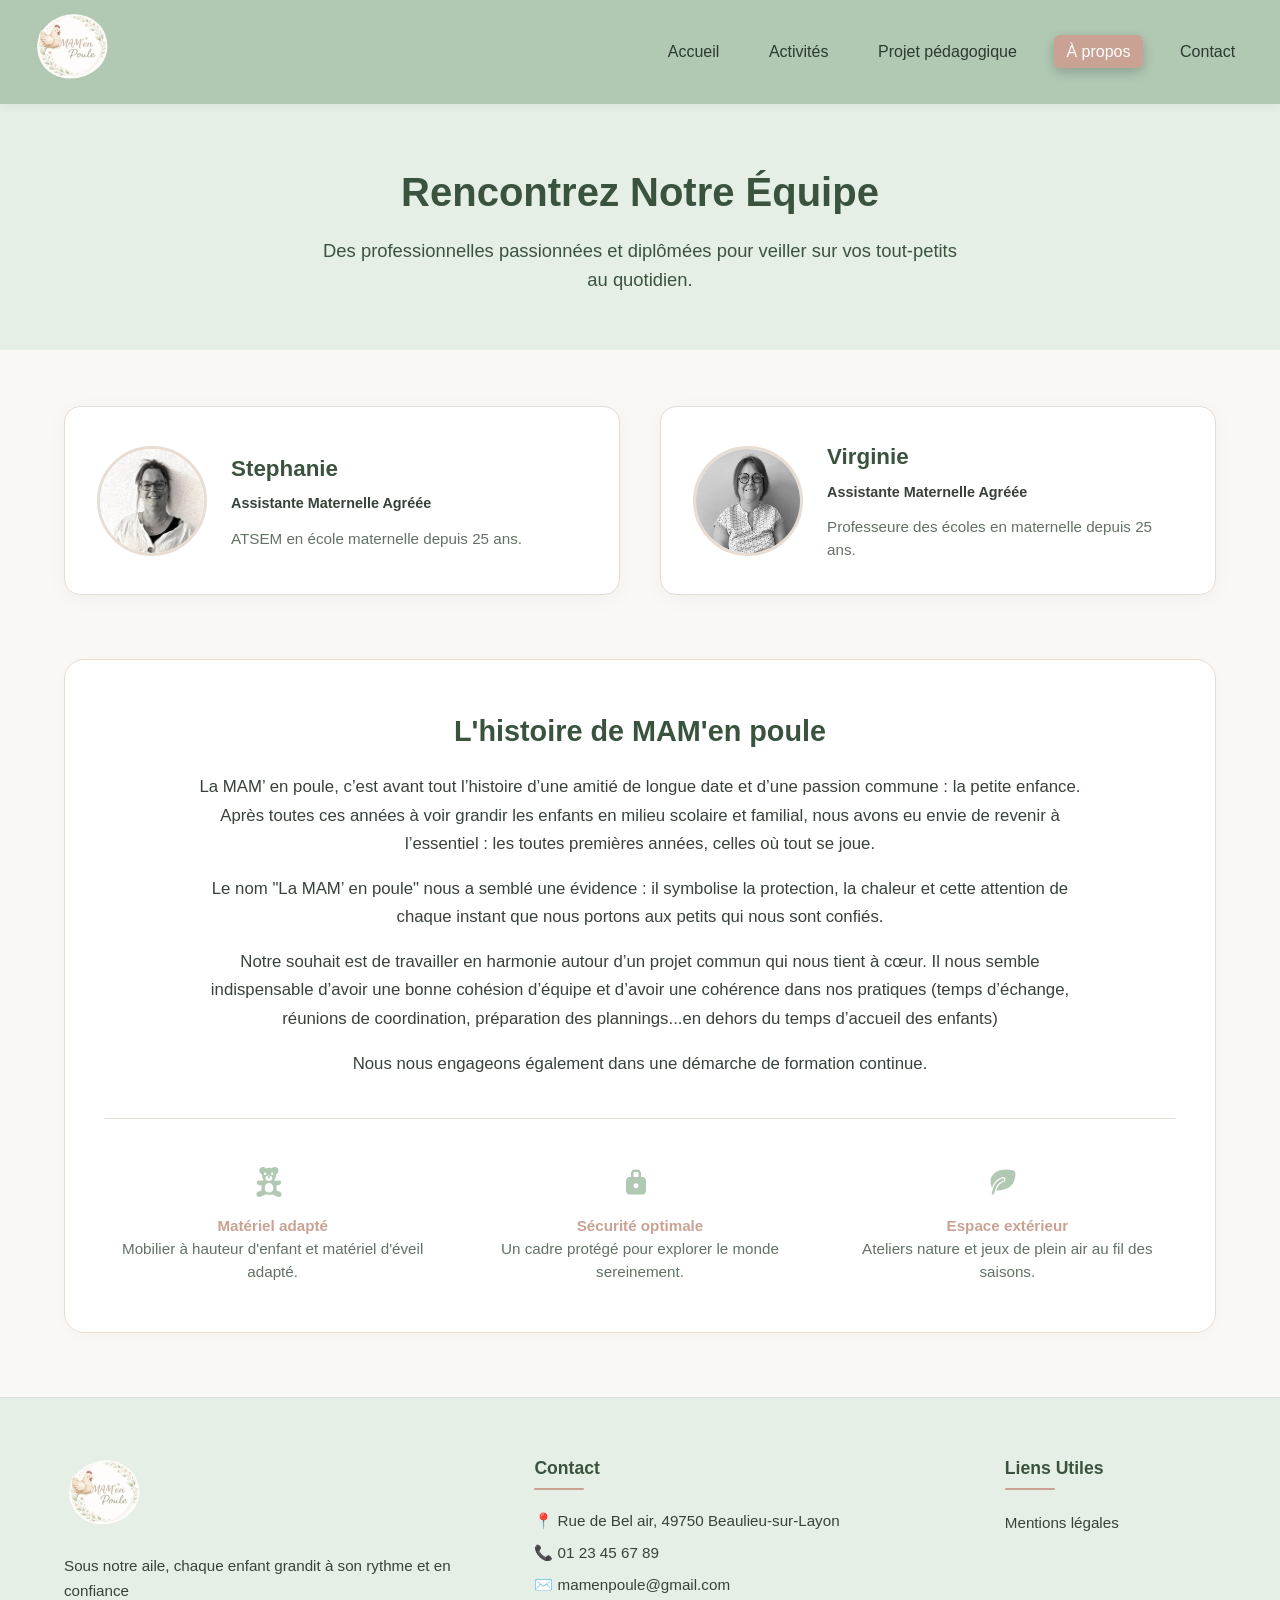
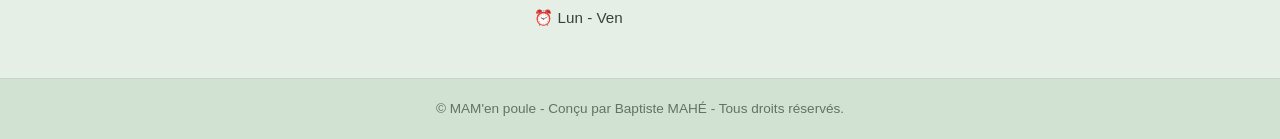
<file: a-propos.html>
<!DOCTYPE html>
<html lang="fr">
<head>
    <meta charset="UTF-8">
    <meta name="viewport" content="width=device-width, initial-scale=1.0">
    <meta name="robots" content="noindex, nofollow"> <!-- à retirer pour rendre le site visible -->
    <title>À propos - MAM'en poule</title>
    <link rel="stylesheet" href="style.css">
</head>
<body>

    <!-- BANDEAU DE NAVIGATION -->
    <header class="navbar">
        <a href="index.html" class="logo"><img src="images/logo.png" alt="Logo MAM'en poule"></a>
        
        <nav>
            <ul class="nav-links">
                <li><a href="index.html">Accueil</a></li>
                <li><a href="activites.html">Activités</a></li>
                <li><a href="projet.html">Projet pédagogique</a></li>
                <li><a href="a-propos.html" class="active">À propos</a></li>
                <li><a href="contact.html">Contact</a></li>
            </ul>
        </nav>
    </header>

    <!-- EN-TÊTE DE LA PAGE -->
    <section class="page-header">
        <h1>Rencontrez Notre Équipe</h1>
        <p>Des professionnelles passionnées et diplômées pour veiller sur vos tout-petits au quotidien.</p>
    </section>

    <main class="content-container">

        <!-- PRÉSENTATION DE L'ÉQUIPE (PORTRAITS) -->
        <section class="team-section">
            <div class="team-grid">

                <!-- Assistante 1 -->
                <article class="team-card">
                    <div class="team-avatar">
                        <img src="images/Stephanie.jpg" alt="Photo">
                    </div>
                    <div class="team-info">
                        <h2>Stephanie</h2>
                        <span class="team-role">Assistante Maternelle Agréée</span>
                        <p>ATSEM en école maternelle depuis 25 ans.</p>
                    </div>
                </article>

                <!-- Assistante 2 -->
                <article class="team-card">
                    <div class="team-avatar">
                        <img src="images/Virginie.jpg" alt="Photo">
                    </div>
                    <div class="team-info">
                        <h2>Virginie</h2>
                        <span class="team-role">Assistante Maternelle Agréée</span>
                        <p>Professeure des écoles en maternelle depuis 25 ans.</p>
                    </div>
                </article>

            </div>
        </section>

        <!-- TEXTE COMPLÉMENTAIRE / PRÉSENTATION DU LIEU -->
        <section class="about-extra">
            <div class="extra-content">
                <h2>L'histoire de MAM'en poule</h2>
                <p>La MAM’ en poule, c’est avant tout l’histoire d’une amitié de longue date et d’une passion commune : la petite enfance.
                Après toutes ces années à voir grandir les enfants en milieu scolaire et familial, nous avons eu envie de revenir à l’essentiel : les toutes premières années, celles où tout se joue.</p>
                <p>Le nom "La MAM’ en poule" nous a semblé une évidence : il symbolise la protection, la chaleur et cette attention de chaque instant que nous portons aux petits qui nous sont confiés.</p> 
                <p>Notre souhait est de travailler en harmonie autour d’un projet commun qui nous tient à cœur. Il nous semble indispensable d’avoir une bonne cohésion d’équipe et d’avoir une cohérence dans nos pratiques (temps d’échange, réunions de coordination, préparation des plannings...en dehors du temps d’accueil des enfants)</p> 
                <p>Nous nous engageons également dans une démarche de formation continue. </p>
                
                <div class="extra-highlights">
                    <div class="highlight-item">
                        <span><img class="icon" src="images/icones/peluche.svg" alt="Matériel adapté"></span>
                        <p><strong>Matériel adapté</strong><br>Mobilier à hauteur d'enfant et matériel d'éveil adapté.</p>
                    </div>
                    <div class="highlight-item">
                        <span><img class="icon" src="images/icones/cadenas.svg" alt="Sécurité optimale"></span>
                        <p><strong>Sécurité optimale</strong><br>Un cadre protégé pour explorer le monde sereinement.</p>
                    </div>
                    <div class="highlight-item">
                        <span><img class="icon" src="images/icones/feuille.svg" alt="Espace extérieur"></span>
                        <p><strong>Espace extérieur</strong><br>Ateliers nature et jeux de plein air au fil des saisons.</p>
                    </div>
                </div>
            </div>
        </section>

    </main>

    <footer class="site-footer">
        <div class="footer-container">

            <div class="footer-col">
                <a href="index.html" class="logo footer-logo"><img src="images/logo.png" alt="Logo MAM'en poule"></a>
                <p>Sous notre aile, chaque enfant grandit à son rythme et en confiance </p>
            </div>

            <div class="footer-col">
                <h4>Contact</h4>
                <ul class="footer-contact">
                    <li>📍 Rue de Bel air, 49750 Beaulieu-sur-Layon</li>
                    <li>📞 01 23 45 67 89</li>
                    <li>✉️ mamenpoule@gmail.com</li>
                    <li>⏰ Lun - Ven</li>
                </ul>
            </div>

            <div class="footer-col">
                <h4>Liens Utiles</h4>
                <ul class="footer-links">
                    <li><a href="mentions-legales.html">Mentions légales</a></li>
                </ul>
            </div>

        </div>

        <div class="footer-bottom">
            <p>&copy; MAM'en poule - Conçu par Baptiste MAHÉ - Tous droits réservés.</p>
        </div>
    </footer>

</body>
</html>
</file>
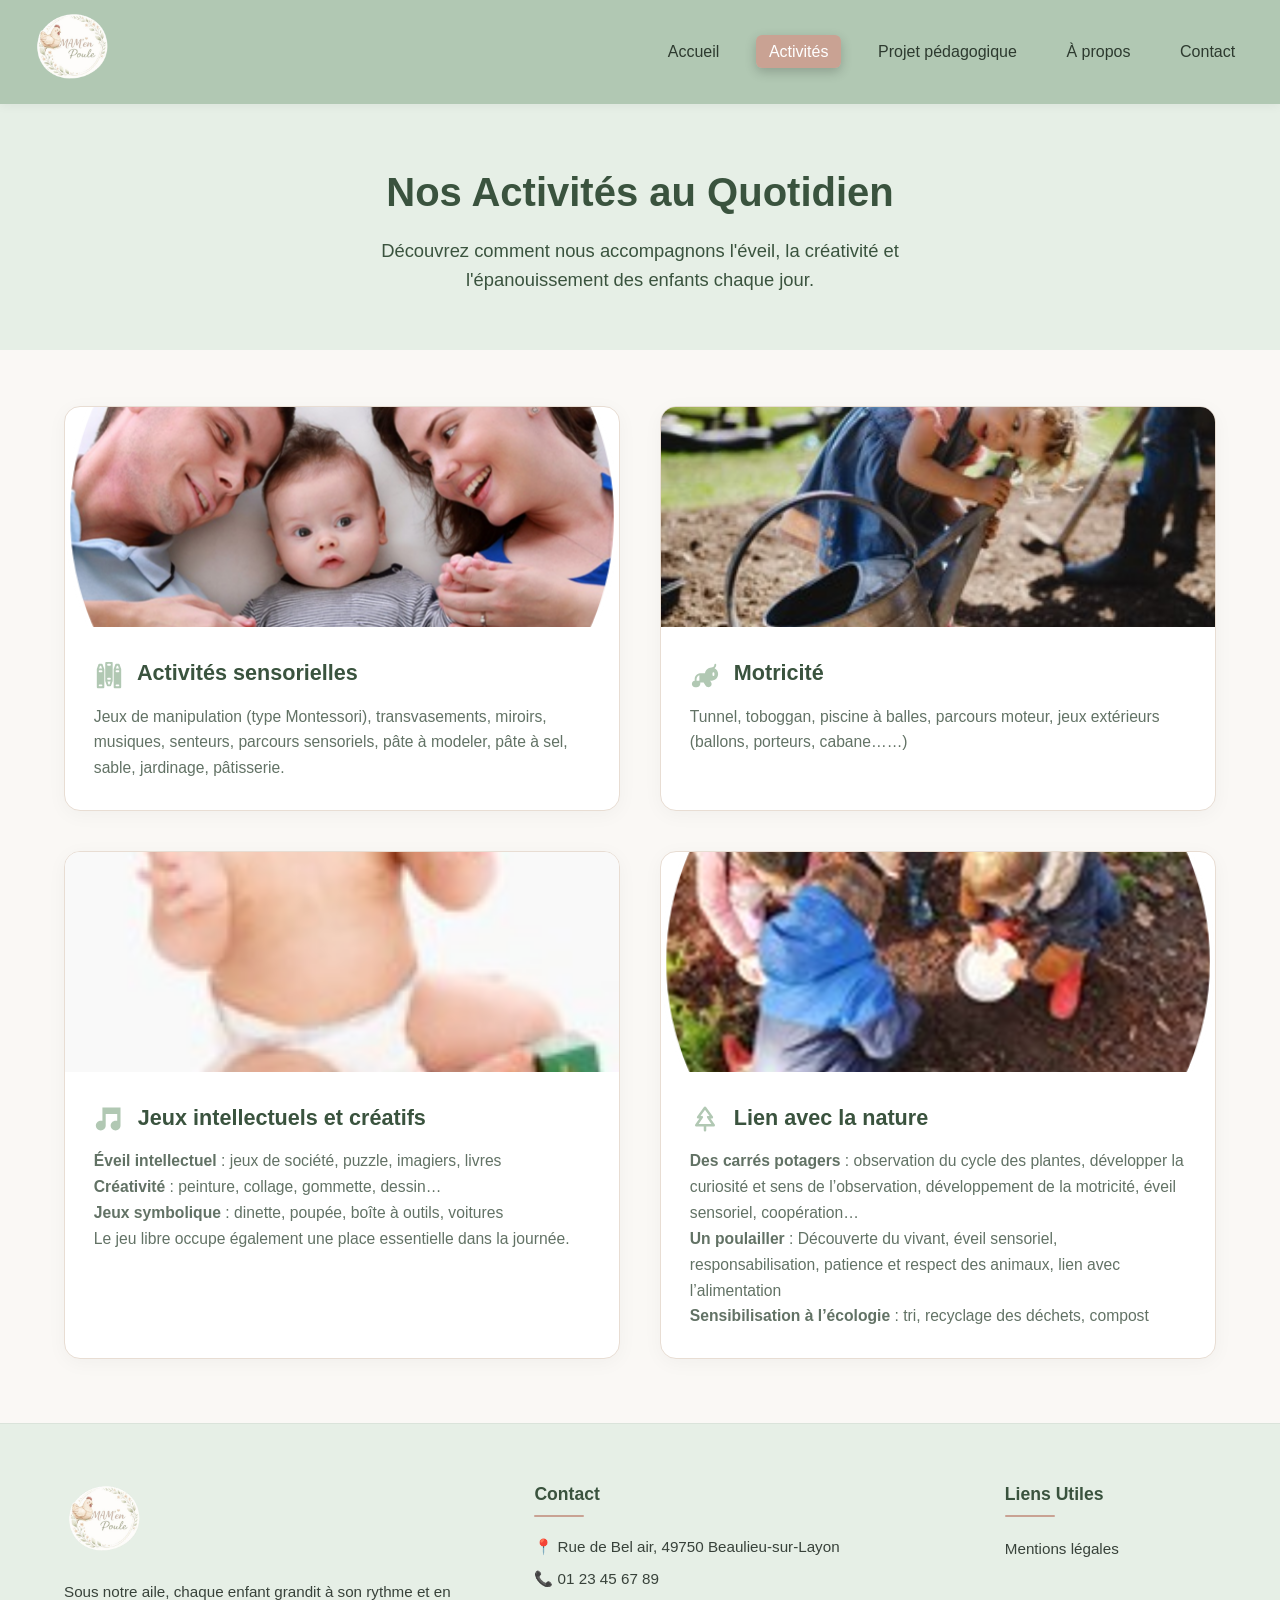
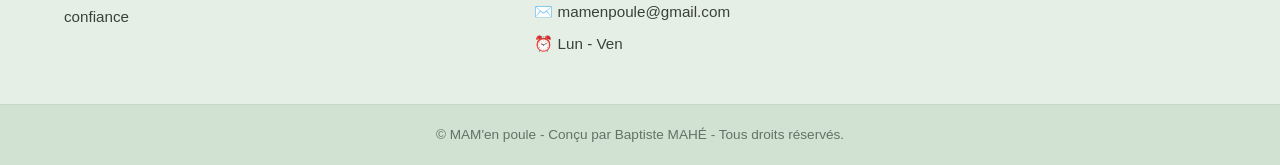
<file: activites.html>
<!DOCTYPE html>
<html lang="fr">
<head>
    <meta charset="UTF-8">
    <meta name="viewport" content="width=device-width, initial-scale=1.0">
    <meta name="robots" content="noindex, nofollow"> <!-- à retirer pour rendre le site visible -->
    <title>Activités - MAM'en poule</title>
    <link rel="stylesheet" href="style.css">
</head>
<body>

    <header class="navbar">
        <a href="index.html" class="logo"><img src="images/logo.png" alt="Logo MAM'en poule"></a>
        
        <nav>
            <ul class="nav-links">
                <li><a href="index.html">Accueil</a></li>
                <li><a href="activites.html" class="active">Activités</a></li>
                <li><a href="projet.html">Projet pédagogique</a></li>
                <li><a href="a-propos.html">À propos</a></li>
                <li><a href="contact.html">Contact</a></li>
            </ul>
        </nav>
    </header>

    <section class="page-header">
        <h1>Nos Activités au Quotidien</h1>
        <p>Découvrez comment nous accompagnons l'éveil, la créativité et l'épanouissement des enfants chaque jour.</p>
    </section>

    <main class="content-container">
        <div class="activites-grid">

            <!-- Activité 1 -->
            <article class="activity-card">
                <div class="activity-image">
                    <img src="images/creativite.png" alt="Éveil artistique et manuel">
                </div>
                <div class="activity-content">
                    <h2> <img class="icon" src="images/icones/crayons.svg" alt="Activités sensorielles"> Activités sensorielles</h2>
                    <p>Jeux de manipulation (type Montessori), transvasements, miroirs, musiques, senteurs, parcours sensoriels, pâte à modeler, pâte à sel, sable, jardinage, pâtisserie. </p>
                </div>
            </article>

            <!-- Activité 2 -->
            <article class="activity-card">
                <div class="activity-image">
                    <img src="images/motricite.jpg" alt="Motricité libre et jeux">
                </div>
                <div class="activity-content">
                    <h2> <img class="icon" src="images/icones/4pattes.svg" alt="Motricité libre et jeux"> Motricité</h2>
                    <p>Tunnel, toboggan, piscine à balles, parcours moteur, jeux extérieurs (ballons, porteurs, cabane……)</p>
                </div>
            </article>

            <!-- Activité 3 -->
            <article class="activity-card">
                <div class="activity-image">
                    <img src="images/musique.jpg" alt="Musique et contes">
                </div>
                <div class="activity-content">
                    <h2> <img class="icon" src="images/icones/musique.svg" alt="Musique et contes"> Jeux intellectuels et créatifs</h2>
                    <p><strong>Éveil intellectuel</strong> : jeux de société, puzzle, imagiers, livres</p>
                    <p><strong>Créativité</strong> : peinture, collage, gommette, dessin…</p>
                    <p><strong>Jeux symbolique</strong> : dinette, poupée, boîte à outils, voitures</p>
                    <p>Le jeu libre occupe également une place essentielle dans la journée.</p>
                </div>
            </article>

            <!-- Activité 4 -->
            <article class="activity-card">
                <div class="activity-image">
                    <img src="images/nature.png" alt="Sorties et nature">
                </div>
                <div class="activity-content">
                    <h2> <img class="icon" src="images/icones/arbre.svg" alt="Sorties et nature"> Lien avec la nature</h2>
                    <p><strong>Des carrés potagers</strong> : observation du cycle des plantes, développer la curiosité et sens de l’observation, développement de la motricité, éveil sensoriel, coopération…</p>
                    <p><strong>Un poulailler</strong> : Découverte du vivant, éveil sensoriel, responsabilisation, patience et respect des animaux, lien avec l’alimentation</p>
                    <p><strong>Sensibilisation à l’écologie</strong> : tri, recyclage des déchets, compost</p>
                </div>
            </article>

        </div>
    </main>

    <footer class="site-footer">
        <div class="footer-container">

            <div class="footer-col">
                <a href="index.html" class="logo footer-logo"><img src="images/logo.png" alt="Logo MAM'en poule"></a>
                <p>Sous notre aile, chaque enfant grandit à son rythme et en confiance </p>
            </div>

            <div class="footer-col">
                <h4>Contact</h4>
                <ul class="footer-contact">
                    <li>📍 Rue de Bel air, 49750 Beaulieu-sur-Layon</li>
                    <li>📞 01 23 45 67 89</li>
                    <li>✉️ mamenpoule@gmail.com</li>
                    <li>⏰ Lun - Ven</li>
                </ul>
            </div>

            <div class="footer-col">
                <h4>Liens Utiles</h4>
                <ul class="footer-links">
                    <li><a href="mentions-legales.html">Mentions légales</a></li>
                </ul>
            </div>

        </div>

        <div class="footer-bottom">
            <p>&copy; MAM'en poule - Conçu par Baptiste MAHÉ - Tous droits réservés.</p>
        </div>
    </footer>

</body>
</html>
</file>
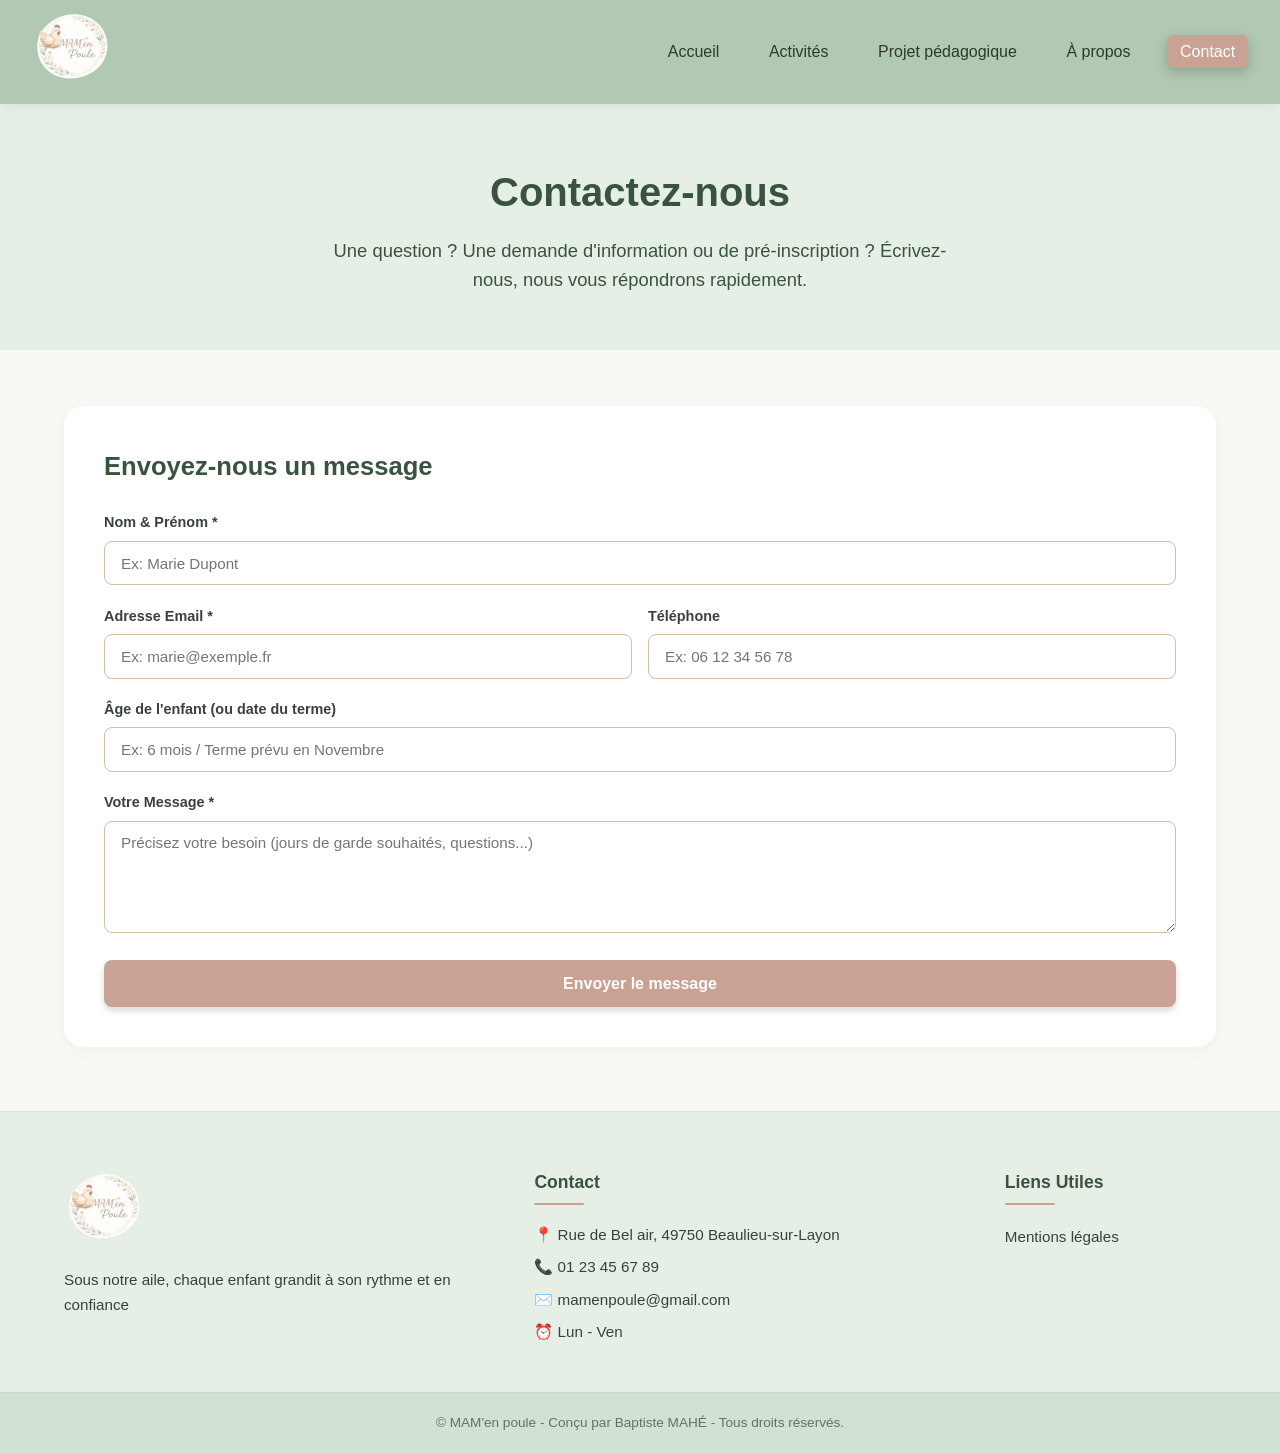
<file: contact.html>
<!DOCTYPE html>
<html lang="fr">
<head>
    <meta charset="UTF-8">
    <meta name="viewport" content="width=device-width, initial-scale=1.0">
    <meta name="robots" content="noindex, nofollow"> <!-- à retirer pour rendre le site visible -->
    <title>Contact & Inscriptions - MAM'en poule</title>
    <link rel="stylesheet" href="style.css">
</head>
<body>

    <!-- BANDEAU DE NAVIGATION -->
    <header class="navbar">
        <a href="index.html" class="logo"><img src="images/logo.png" alt="Logo MAM'en poule"></a>
        
        <nav>
            <ul class="nav-links">
                <li><a href="index.html">Accueil</a></li>
                <li><a href="activites.html">Activités</a></li>
                <li><a href="projet.html">Projet pédagogique</a></li>
                <li><a href="a-propos.html">À propos</a></li>
                <li><a href="contact.html" class="active">Contact</a></li>
            </ul>
        </nav>
    </header>

    <!-- EN-TÊTE DE LA PAGE -->
    <section class="page-header">
        <h1>Contactez-nous</h1>
        <p>Une question ? Une demande d'information ou de pré-inscription ? Écrivez-nous, nous vous répondrons rapidement.</p>
    </section>

    <!-- CONTENU CONTACT (FORMULAIRE + INFOS) -->
    <main class="content-container">
        <div class="contact-wrapper">

            <!-- BLOC FORMULAIRE DE CONTACT -->
            <section class="contact-form-card">
                <h2>Envoyez-nous un message</h2>
                
                <form action="#" method="POST" class="contact-form">
                    <input type="hidden" name="_captcha" value="false">
                    <input type="hidden" name="_next" value="https://example.com/merci.html">
                    <div class="form-group">
                        <label for="name">Nom & Prénom *</label>
                        <input type="text" id="name" name="name" placeholder="Ex: Marie Dupont" required>
                    </div>

                    <div class="form-row">
                        <div class="form-group">
                            <label for="email">Adresse Email *</label>
                            <input type="email" id="email" name="email" placeholder="Ex: marie@exemple.fr" required>
                        </div>
                        <div class="form-group">
                            <label for="phone">Téléphone</label>
                            <input type="tel" id="phone" name="phone" placeholder="Ex: 06 12 34 56 78">
                        </div>
                    </div>

                    <div class="form-group">
                        <label for="child-age">Âge de l'enfant (ou date du terme)</label>
                        <input type="text" id="child-age" name="child-age" placeholder="Ex: 6 mois / Terme prévu en Novembre">
                    </div>

                    <div class="form-group">
                        <label for="message">Votre Message *</label>
                        <textarea id="message" name="message" rows="5" placeholder="Précisez votre besoin (jours de garde souhaités, questions...)" required></textarea>
                    </div>

                    <button type="submit" class="btn-cta btn-submit">Envoyer le message</button>
                </form>
            </section>

        </div>
    </main>

    <footer class="site-footer">
        <div class="footer-container">

            <div class="footer-col">
                <a href="index.html" class="logo footer-logo"><img src="images/logo.png" alt="Logo MAM'en poule"></a>
                <p>Sous notre aile, chaque enfant grandit à son rythme et en confiance </p>
            </div>

            <div class="footer-col">
                <h4>Contact</h4>
                <ul class="footer-contact">
                    <li>📍 Rue de Bel air, 49750 Beaulieu-sur-Layon</li>
                    <li>📞 01 23 45 67 89</li>
                    <li>✉️ mamenpoule@gmail.com</li>
                    <li>⏰ Lun - Ven</li>
                </ul>
            </div>

            <div class="footer-col">
                <h4>Liens Utiles</h4>
                <ul class="footer-links">
                    <li><a href="mentions-legales.html">Mentions légales</a></li>
                </ul>
            </div>

        </div>

        <div class="footer-bottom">
            <p>&copy; MAM'en poule - Conçu par Baptiste MAHÉ - Tous droits réservés.</p>
        </div>
    </footer>

    <div id="thanks-modal" class="modal-overlay">
        <div class="modal-content">
            <button class="modal-close" onclick="closeThanksModal()">&times;</button>
            <img class="icon" src="images/icones/enveloppe.svg" alt="Message envoyé avec succès">
            <h2>Message bien reçu !</h2>
            <p>Merci pour votre intérêt. Nous vous répondrons dans les plus brefs délais.</p>
            <button class="btn-cta" onclick="closeThanksModal()">Fermer</button>
        </div>
    </div>

    <script src="script.js"></script>
</body>
</html>
</file>
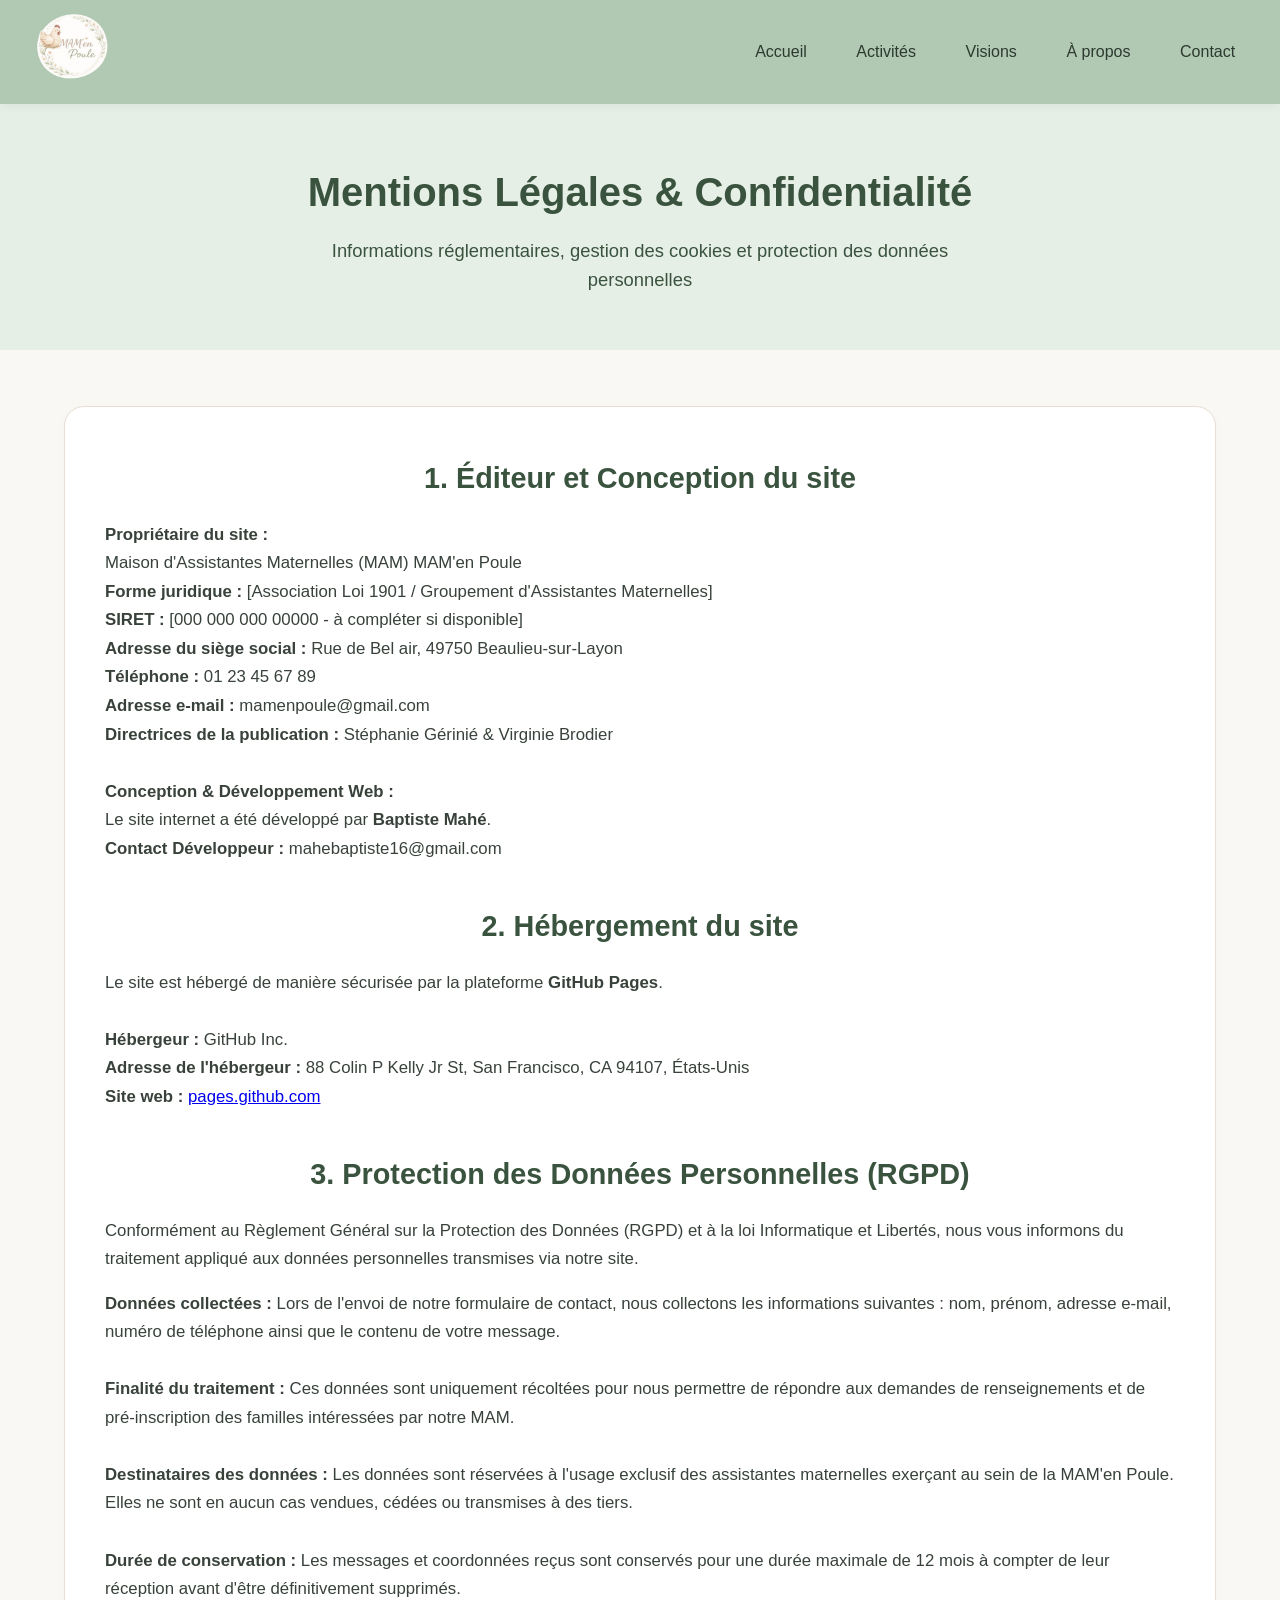
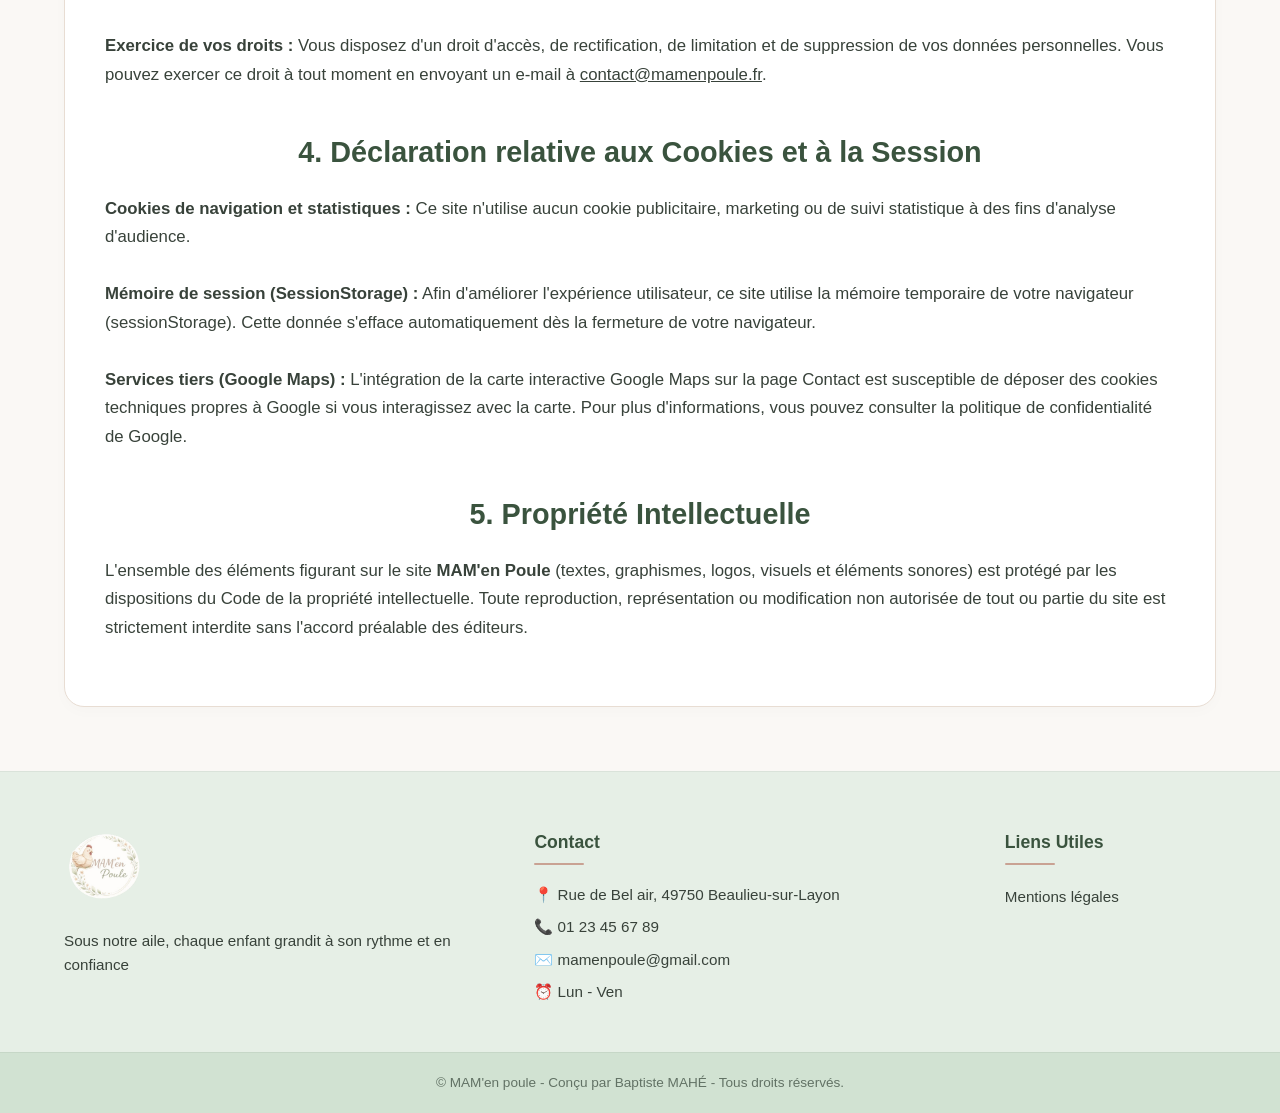
<file: mentions-legales.html>
<!DOCTYPE html>
<html lang="fr">
<head>
    <meta charset="UTF-8">
    <meta name="viewport" content="width=device-width, initial-scale=1.0">
    <title>Mentions Légales & Confidentialité - MAM'en Poule</title>
    <link rel="stylesheet" href="style.css">
</head>
<body>

    <!-- NAVBAR -->
    <header class="navbar">
        <a href="index.html" class="logo">
            <img src="images/logo.png" alt="MAM'en Poule Logo">
        </a>
        <nav>
            <ul class="nav-links">
                <li><a href="index.html">Accueil</a></li>
                <li><a href="activites.html">Activités</a></li>
                <li><a href="visions.html">Visions</a></li>
                <li><a href="a-propos.html">À propos</a></li>
                <li><a href="contact.html">Contact</a></li>
            </ul>
        </nav>
    </header>

    <!-- PAGE HEADER -->
    <section class="page-header">
        <h1>Mentions Légales & Confidentialité</h1>
        <p>Informations réglementaires, gestion des cookies et protection des données personnelles</p>
    </section>

    <!-- CONTENU PRINCIPAL -->
    <main class="content-container">
        <div class="about-extra" style="text-align: left;">
            <div class="extra-content" style="text-align: left;">
                
                <!-- SECTION 1 : MENTIONS LÉGALES -->
                <h2>1. Éditeur et Conception du site</h2>
                <p style="text-align: left; max-width: 100%;">
                    <strong>Propriétaire du site :</strong><br>
                    Maison d'Assistantes Maternelles (MAM) MAM'en Poule<br>
                    <strong>Forme juridique :</strong> [Association Loi 1901 / Groupement d'Assistantes Maternelles]<br>
                    <strong>SIRET :</strong> [000 000 000 00000 - à compléter si disponible]<br>
                    <strong>Adresse du siège social :</strong> Rue de Bel air, 49750 Beaulieu-sur-Layon<br>
                    <strong>Téléphone :</strong> 01 23 45 67 89<br>
                    <strong>Adresse e-mail :</strong> mamenpoule@gmail.com<br>
                    <strong>Directrices de la publication :</strong> Stéphanie Gérinié & Virginie Brodier<br><br>

                    <strong>Conception & Développement Web :</strong><br>
                    Le site internet a été développé par <strong>Baptiste Mahé</strong>.<br>
                    <strong>Contact Développeur :</strong> mahebaptiste16@gmail.com
                </p>

                <h2 style="margin-top: 2.5rem;">2. Hébergement du site</h2>
                <p style="text-align: left; max-width: 100%;">
                    Le site est hébergé de manière sécurisée par la plateforme <strong>GitHub Pages</strong>.<br><br>
                    <strong>Hébergeur :</strong> GitHub Inc.<br>
                    <strong>Adresse de l'hébergeur :</strong> 88 Colin P Kelly Jr St, San Francisco, CA 94107, États-Unis<br>
                    <strong>Site web :</strong> <a href="https://pages.github.com" target="_blank" rel="noopener noreferrer">pages.github.com</a>
                </p>

                <!-- SECTION 2 : RGPD / POLITIQUE DE CONFIDENTIALITÉ -->
                <h2 style="margin-top: 2.5rem;">3. Protection des Données Personnelles (RGPD)</h2>
                <p style="text-align: left; max-width: 100%;">
                    Conformément au Règlement Général sur la Protection des Données (RGPD) et à la loi Informatique et Libertés, nous vous informons du traitement appliqué aux données personnelles transmises via notre site.
                </p>
                <p style="text-align: left; max-width: 100%;">
                    <strong>Données collectées :</strong> Lors de l'envoi de notre formulaire de contact, nous collectons les informations suivantes : nom, prénom, adresse e-mail, numéro de téléphone ainsi que le contenu de votre message.<br><br>
                    <strong>Finalité du traitement :</strong> Ces données sont uniquement récoltées pour nous permettre de répondre aux demandes de renseignements et de pré-inscription des familles intéressées par notre MAM.<br><br>
                    <strong>Destinataires des données :</strong> Les données sont réservées à l'usage exclusif des assistantes maternelles exerçant au sein de la MAM'en Poule. Elles ne sont en aucun cas vendues, cédées ou transmises à des tiers.<br><br>
                    <strong>Durée de conservation :</strong> Les messages et coordonnées reçus sont conservés pour une durée maximale de 12 mois à compter de leur réception avant d'être définitivement supprimés.<br><br>
                    <strong>Exercice de vos droits :</strong> Vous disposez d'un droit d'accès, de rectification, de limitation et de suppression de vos données personnelles. Vous pouvez exercer ce droit à tout moment en envoyant un e-mail à <u>contact@mamenpoule.fr</u>.
                </p>

                <!-- SECTION 3 : COOKIES ET STOCKAGE -->
                <h2 style="margin-top: 2.5rem;">4. Déclaration relative aux Cookies et à la Session</h2>
                <p style="text-align: left; max-width: 100%;">
                    <strong>Cookies de navigation et statistiques :</strong> Ce site n'utilise aucun cookie publicitaire, marketing ou de suivi statistique à des fins d'analyse d'audience.<br><br>
                    <strong>Mémoire de session (SessionStorage) :</strong> Afin d'améliorer l'expérience utilisateur, ce site utilise la mémoire temporaire de votre navigateur (<code>sessionStorage</code>). Cette donnée s'efface automatiquement dès la fermeture de votre navigateur.<br><br>
                    <strong>Services tiers (Google Maps) :</strong> L'intégration de la carte interactive Google Maps sur la page Contact est susceptible de déposer des cookies techniques propres à Google si vous interagissez avec la carte. Pour plus d'informations, vous pouvez consulter la politique de confidentialité de Google.
                </p>

                <!-- SECTION 4 : PROPRIÉTÉ INTELLECTUELLE -->
                <h2 style="margin-top: 2.5rem;">5. Propriété Intellectuelle</h2>
                <p style="text-align: left; max-width: 100%;">
                    L'ensemble des éléments figurant sur le site <strong>MAM'en Poule</strong> (textes, graphismes, logos, visuels et éléments sonores) est protégé par les dispositions du Code de la propriété intellectuelle. Toute reproduction, représentation ou modification non autorisée de tout ou partie du site est strictement interdite sans l'accord préalable des éditeurs.
                </p>

            </div>
        </div>
    </main>

    <!-- FOOTER -->
    <footer class="site-footer">
        <div class="footer-container">

            <div class="footer-col">
                <a href="index.html" class="logo footer-logo"><img src="images/logo.png" alt="Logo MAM'en poule"></a>
                <p>Sous notre aile, chaque enfant grandit à son rythme et en confiance </p>
            </div>

            <div class="footer-col">
                <h4>Contact</h4>
                <ul class="footer-contact">
                    <li>📍 Rue de Bel air, 49750 Beaulieu-sur-Layon</li>
                    <li>📞 01 23 45 67 89</li>
                    <li>✉️ mamenpoule@gmail.com</li>
                    <li>⏰ Lun - Ven</li>
                </ul>
            </div>

            <div class="footer-col">
                <h4>Liens Utiles</h4>
                <ul class="footer-links">
                    <li><a href="mentions-legales.html">Mentions légales</a></li>
                </ul>
            </div>

        </div>

        <div class="footer-bottom">
            <p>&copy; MAM'en poule - Conçu par Baptiste MAHÉ - Tous droits réservés.</p>
        </div>
    </footer>

    <script src="script.js"></script>
</body>
</html>
</file>
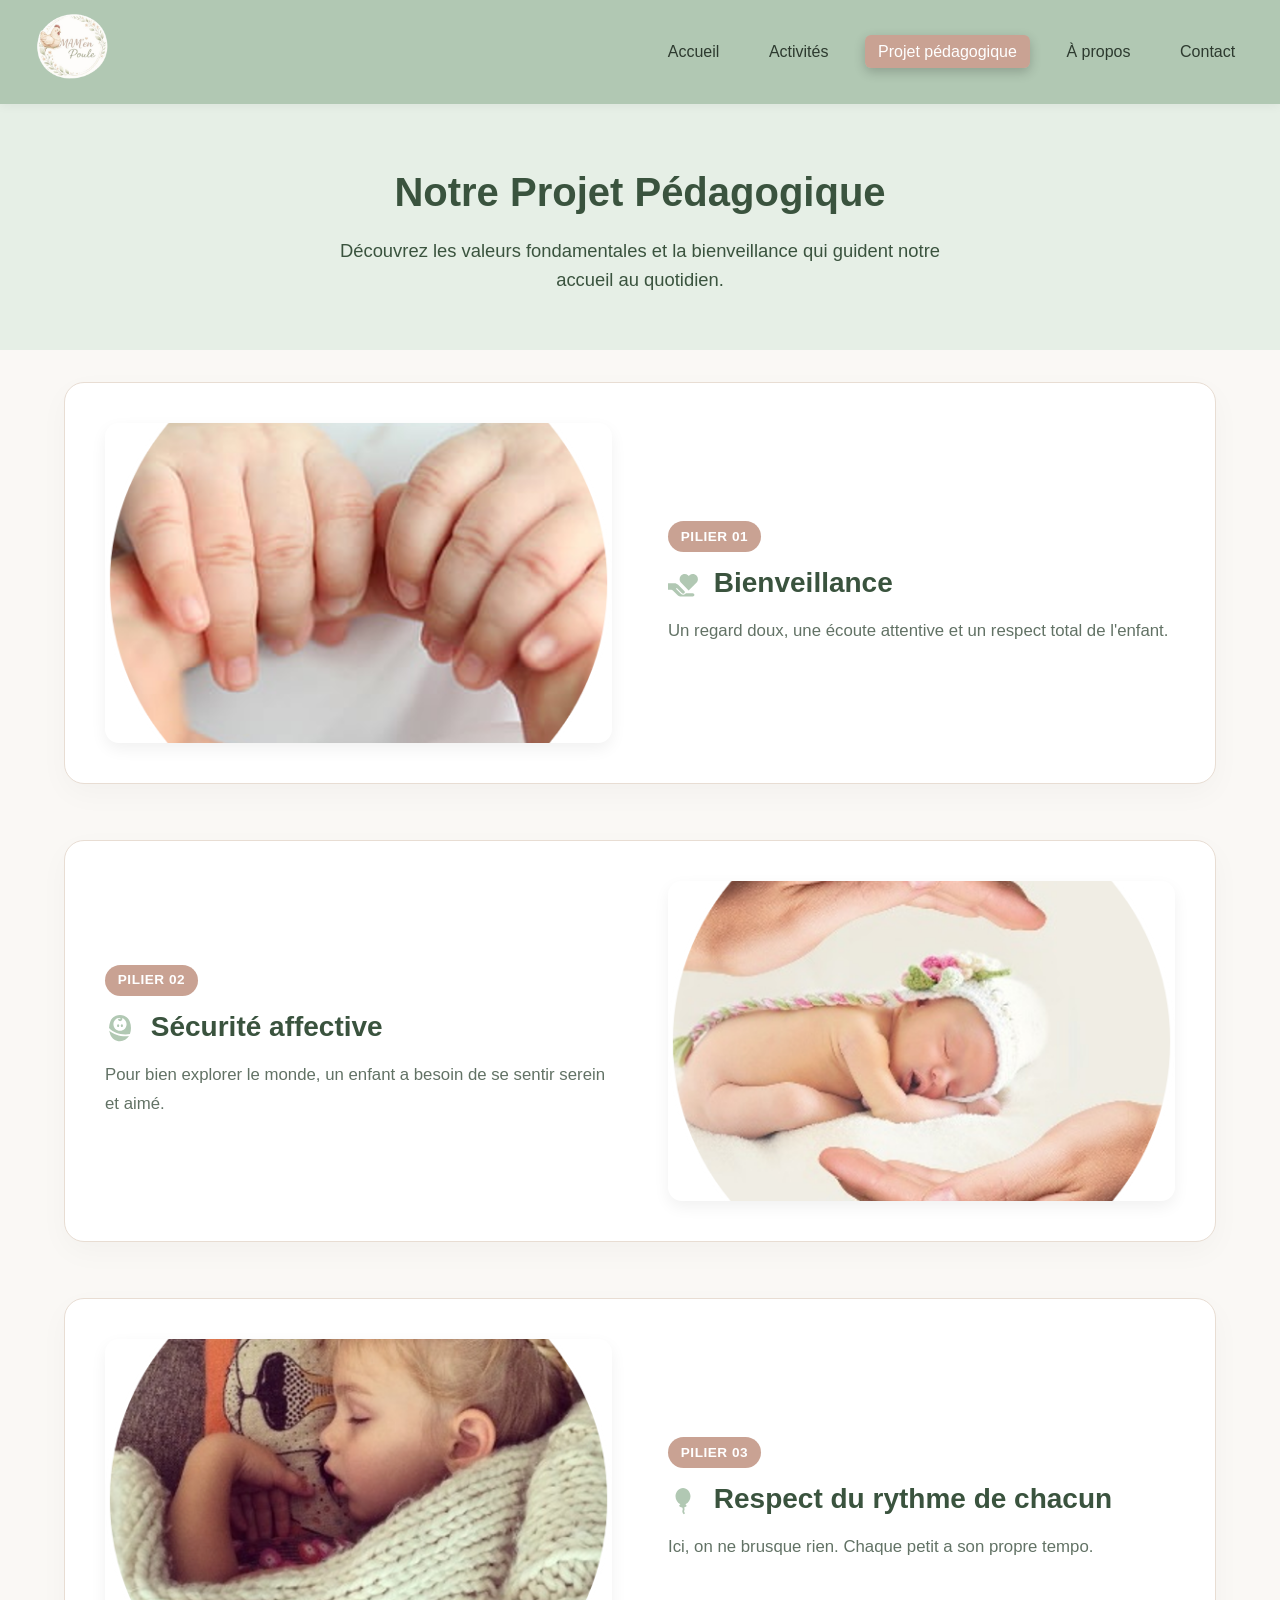
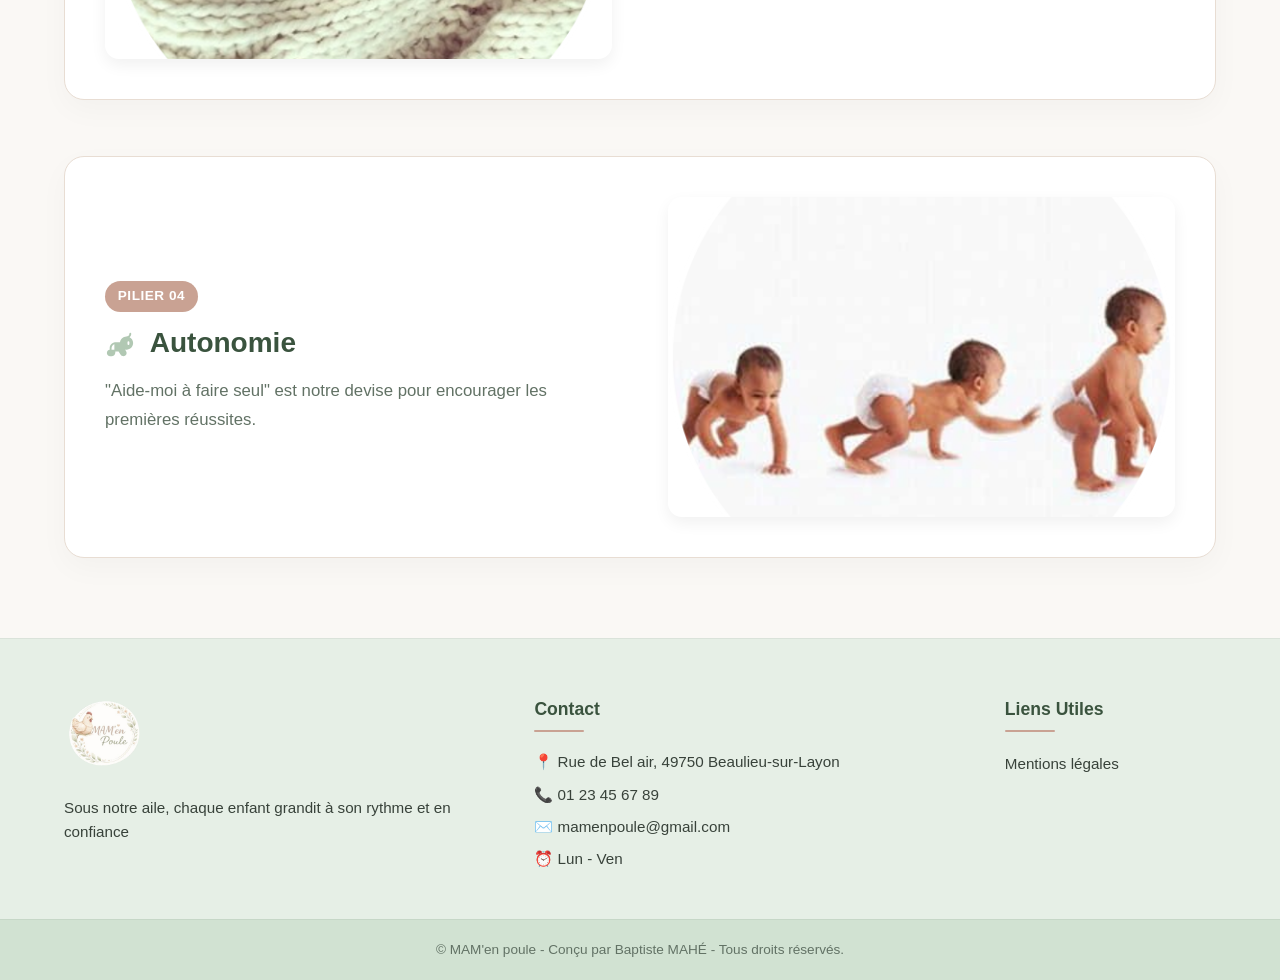
<file: projet.html>
<!DOCTYPE html>
<html lang="fr">
<head>
    <meta charset="UTF-8">
    <meta name="viewport" content="width=device-width, initial-scale=1.0">
    <meta name="robots" content="noindex, nofollow"> <!-- à retirer pour rendre le site visible -->
    <title>Visions & Projet Pédagogique - MAM'en poule</title>
    <link rel="stylesheet" href="style.css">
</head>
<body>

    <header class="navbar">
        <a href="index.html" class="logo"><img src="images/logo.png" alt="Logo MAM'en poule"></a>
        
        <nav>
            <ul class="nav-links">
                <li><a href="index.html">Accueil</a></li>
                <li><a href="activites.html">Activités</a></li>
                <li><a href="projet.html" class="active">Projet pédagogique</a></li>
                <li><a href="a-propos.html">À propos</a></li>
                <li><a href="contact.html">Contact</a></li>
            </ul>
        </nav>
    </header>

    <section class="page-header">
        <h1>Notre Projet Pédagogique</h1>
        <p>Découvrez les valeurs fondamentales et la bienveillance qui guident notre accueil au quotidien.</p>
    </section>

    <!-- SECTION VISIONS EN Z-PATTERN (ZIG-ZAG) -->
    <main class="z-pattern-container">

        <!-- BLOC 1 : Image à GAUCHE, Texte à DROITE -->
        <section class="z-row">
            <div class="z-image">
                <img src="images/bienveillance.png" alt="Bienveillance">
            </div>
            <div class="z-text">
                <span class="z-badge">Pilier 01</span>
                <h2> <img class="icon" src="images/icones/mainCoeur.svg" alt="Bienveillance"> Bienveillance</h2>
                <p>Un regard doux, une écoute attentive et un respect total de l'enfant.</p>
            </div>
        </section>

        <!-- BLOC 2 : Texte à GAUCHE, Image à DROITE (Rangée inversée avec z-row-reverse) -->
        <section class="z-row z-row-reverse">
            <div class="z-image">
                <img src="images/securite.png" alt="Sécurité affective">
            </div>
            <div class="z-text">
                <span class="z-badge">Pilier 02</span>
                <h2> <img class="icon" src="images/icones/bebe.svg" alt="Sécurité affective"> Sécurité affective</h2>
                <p>Pour bien explorer le monde, un enfant a besoin de se sentir serein et aimé.</p>
            </div>
        </section>

        <!-- BLOC 3 : Image à GAUCHE, Texte à DROITE -->
        <section class="z-row">
            <div class="z-image">
                <img src="images/rythme.png" alt="Respect du rythme de chacun">
            </div>
            <div class="z-text">
                <span class="z-badge">Pilier 03</span>
                <h2> <img class="icon" src="images/icones/ballon.svg" alt="Respect du rythme de chacun"> Respect du rythme de chacun</h2>
                <p>Ici, on ne brusque rien. Chaque petit a son propre tempo.</p>
            </div>
        </section>

        <!-- BLOC 4 : Texte à GAUCHE, Image à DROITE (Rangée inversée avec z-row-reverse) -->
        <section class="z-row z-row-reverse">
            <div class="z-image">
                <img src="images/autonomie.png" alt="Autonomie">
            </div>
            <div class="z-text">
                <span class="z-badge">Pilier 04</span>
                <h2> <img class="icon" src="images/icones/4pattes.svg" alt="Autonomie"> Autonomie</h2>
                <p>"Aide-moi à faire seul" est notre devise pour encourager les premières réussites.</p>
            </div>
        </section>

    </main>

    <footer class="site-footer">
        <div class="footer-container">

            <div class="footer-col">
                <a href="index.html" class="logo footer-logo"><img src="images/logo.png" alt="Logo MAM'en poule"></a>
                <p>Sous notre aile, chaque enfant grandit à son rythme et en confiance </p>
            </div>

            <div class="footer-col">
                <h4>Contact</h4>
                <ul class="footer-contact">
                    <li>📍 Rue de Bel air, 49750 Beaulieu-sur-Layon</li>
                    <li>📞 01 23 45 67 89</li>
                    <li>✉️ mamenpoule@gmail.com</li>
                    <li>⏰ Lun - Ven</li>
                </ul>
            </div>

            <div class="footer-col">
                <h4>Liens Utiles</h4>
                <ul class="footer-links">
                    <li><a href="mentions-legales.html">Mentions légales</a></li>
                </ul>
            </div>

        </div>

        <div class="footer-bottom">
            <p>&copy; MAM'en poule - Conçu par Baptiste MAHÉ - Tous droits réservés.</p>
        </div>
    </footer>

</body>
</html>
</file>
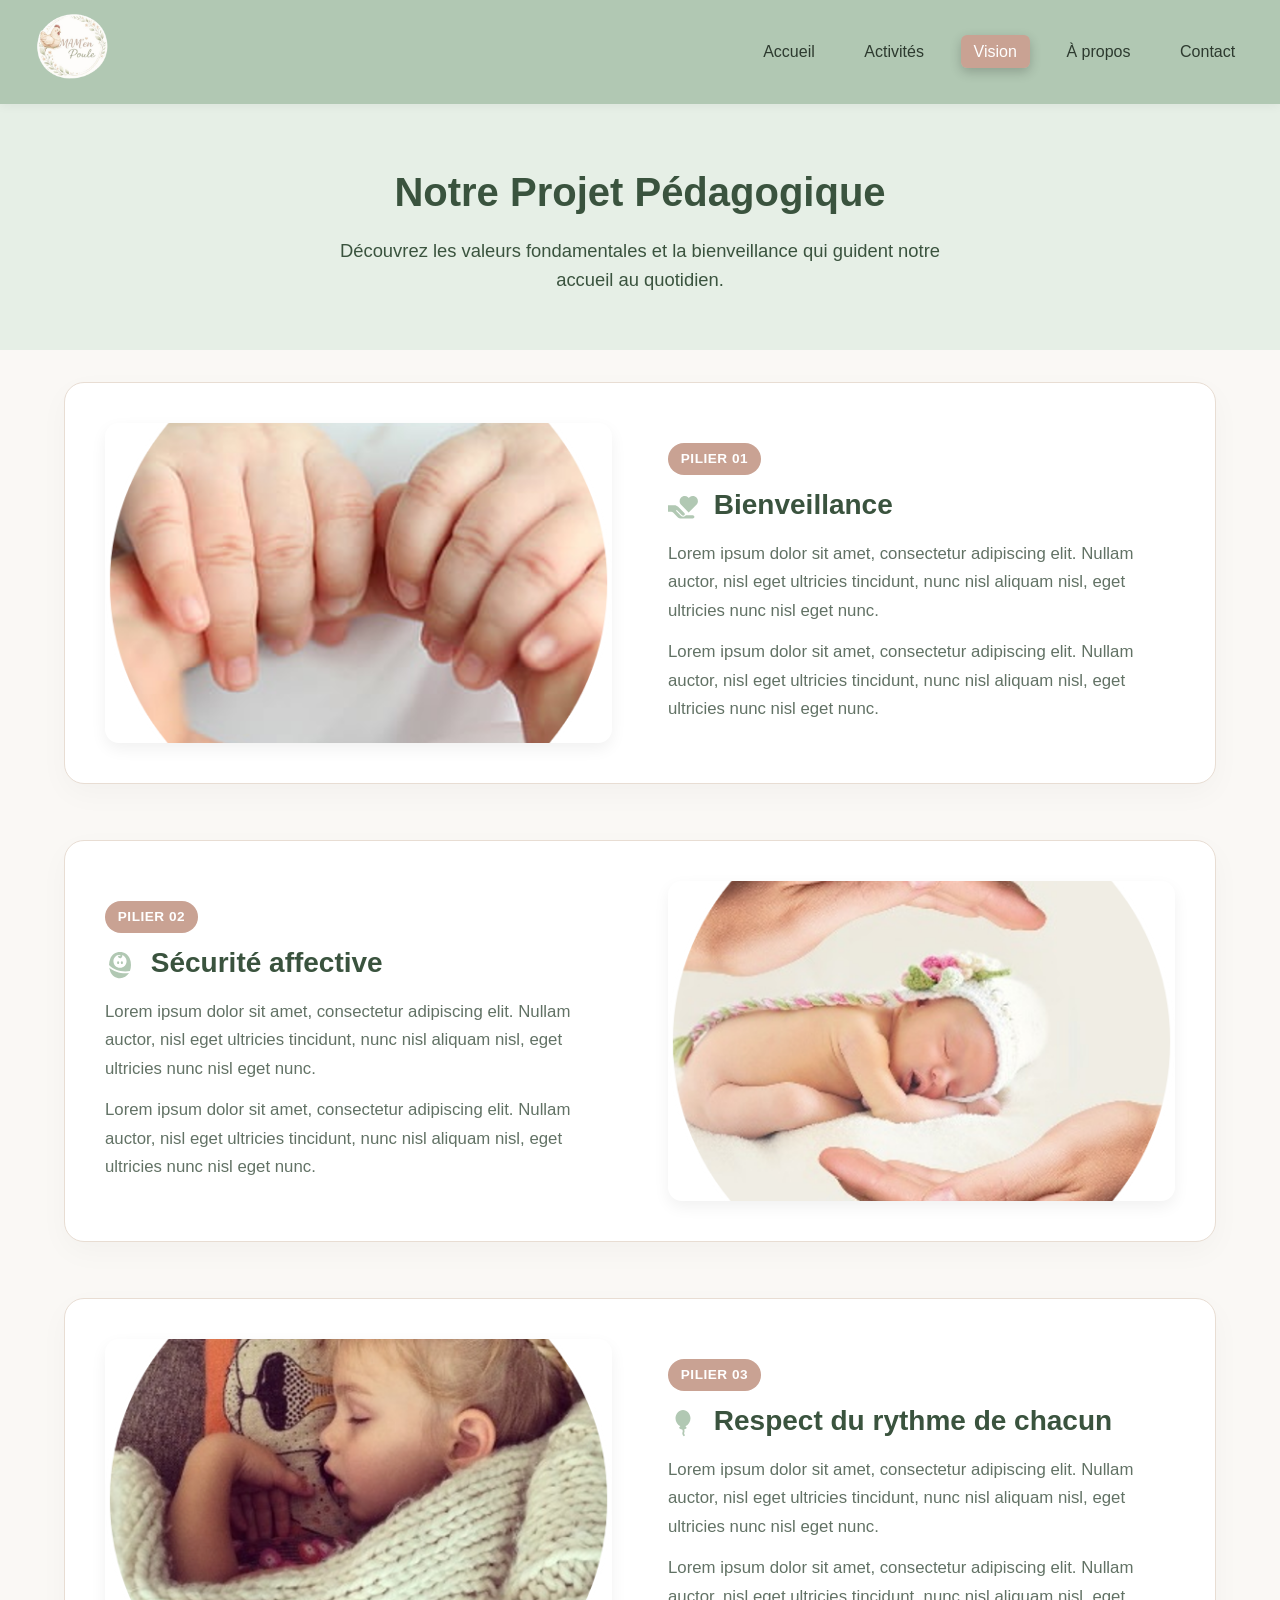
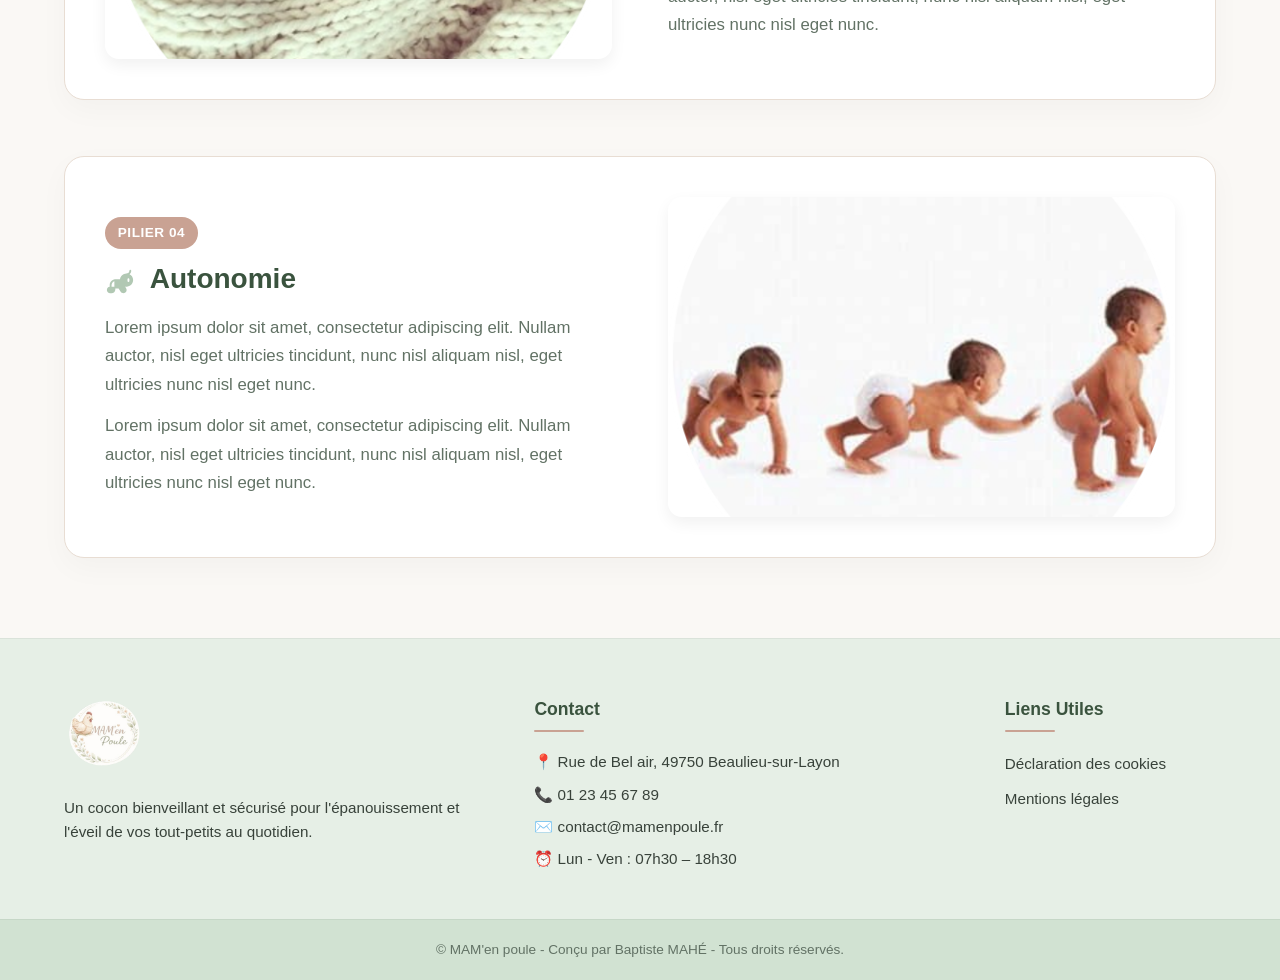
<file: vision.html>
<!DOCTYPE html>
<html lang="fr">
<head>
    <meta charset="UTF-8">
    <meta name="viewport" content="width=device-width, initial-scale=1.0">
    <meta name="robots" content="noindex, nofollow"> <!-- à retirer pour rendre le site visible -->
    <title>Visions & Projet Pédagogique - MAM'en poule</title>
    <link rel="stylesheet" href="style.css">
</head>
<body>

    <header class="navbar">
        <a href="index.html" class="logo"><img src="images/logo.png" alt="Logo MAM'en poule"></a>
        
        <nav>
            <ul class="nav-links">
                <li><a href="index.html">Accueil</a></li>
                <li><a href="activites.html">Activités</a></li>
                <li><a href="vision.html" class="active">Vision</a></li>
                <li><a href="a-propos.html">À propos</a></li>
                <li><a href="contact.html">Contact</a></li>
            </ul>
        </nav>
    </header>

    <section class="page-header">
        <h1>Notre Projet Pédagogique</h1>
        <p>Découvrez les valeurs fondamentales et la bienveillance qui guident notre accueil au quotidien.</p>
    </section>

    <!-- SECTION VISIONS EN Z-PATTERN (ZIG-ZAG) -->
    <main class="z-pattern-container">

        <!-- BLOC 1 : Image à GAUCHE, Texte à DROITE -->
        <section class="z-row">
            <div class="z-image">
                <img src="images/bienveillance.png" alt="Bienveillance">
            </div>
            <div class="z-text">
                <span class="z-badge">Pilier 01</span>
                <h2> <img class="icon" src="images/icones/mainCoeur.svg" alt="Bienveillance"> Bienveillance</h2>
                <p>Lorem ipsum dolor sit amet, consectetur adipiscing elit. Nullam auctor, nisl eget ultricies tincidunt, nunc nisl aliquam nisl, eget ultricies nunc nisl eget nunc.</p>
                <p>Lorem ipsum dolor sit amet, consectetur adipiscing elit. Nullam auctor, nisl eget ultricies tincidunt, nunc nisl aliquam nisl, eget ultricies nunc nisl eget nunc.</p>
            </div>
        </section>

        <!-- BLOC 2 : Texte à GAUCHE, Image à DROITE (Rangée inversée avec z-row-reverse) -->
        <section class="z-row z-row-reverse">
            <div class="z-image">
                <img src="images/securite.png" alt="Sécurité affective">
            </div>
            <div class="z-text">
                <span class="z-badge">Pilier 02</span>
                <h2> <img class="icon" src="images/icones/bebe.svg" alt="Sécurité affective"> Sécurité affective</h2>
                <p>Lorem ipsum dolor sit amet, consectetur adipiscing elit. Nullam auctor, nisl eget ultricies tincidunt, nunc nisl aliquam nisl, eget ultricies nunc nisl eget nunc.</p>
                <p>Lorem ipsum dolor sit amet, consectetur adipiscing elit. Nullam auctor, nisl eget ultricies tincidunt, nunc nisl aliquam nisl, eget ultricies nunc nisl eget nunc.</p>
            </div>
        </section>

        <!-- BLOC 3 : Image à GAUCHE, Texte à DROITE -->
        <section class="z-row">
            <div class="z-image">
                <img src="images/rythme.png" alt="Respect du rythme de chacun">
            </div>
            <div class="z-text">
                <span class="z-badge">Pilier 03</span>
                <h2> <img class="icon" src="images/icones/ballon.svg" alt="Respect du rythme de chacun"> Respect du rythme de chacun</h2>
                <p>Lorem ipsum dolor sit amet, consectetur adipiscing elit. Nullam auctor, nisl eget ultricies tincidunt, nunc nisl aliquam nisl, eget ultricies nunc nisl eget nunc.</p>
                <p>Lorem ipsum dolor sit amet, consectetur adipiscing elit. Nullam auctor, nisl eget ultricies tincidunt, nunc nisl aliquam nisl, eget ultricies nunc nisl eget nunc.</p>
            </div>
        </section>

        <!-- BLOC 4 : Texte à GAUCHE, Image à DROITE (Rangée inversée avec z-row-reverse) -->
        <section class="z-row z-row-reverse">
            <div class="z-image">
                <img src="images/autonomie.png" alt="Autonomie">
            </div>
            <div class="z-text">
                <span class="z-badge">Pilier 04</span>
                <h2> <img class="icon" src="images/icones/4pattes.svg" alt="Autonomie"> Autonomie</h2>
                <p>Lorem ipsum dolor sit amet, consectetur adipiscing elit. Nullam auctor, nisl eget ultricies tincidunt, nunc nisl aliquam nisl, eget ultricies nunc nisl eget nunc.</p>
                <p>Lorem ipsum dolor sit amet, consectetur adipiscing elit. Nullam auctor, nisl eget ultricies tincidunt, nunc nisl aliquam nisl, eget ultricies nunc nisl eget nunc.</p>
            </div>
        </section>

    </main>

    <footer class="site-footer">
        <div class="footer-container">

            <div class="footer-col">
                <a href="index.html" class="logo footer-logo"><img src="images/logo.png" alt="Logo MAM'en poule"></a>
                <p>Un cocon bienveillant et sécurisé pour l'épanouissement et l'éveil de vos tout-petits au quotidien.</p>
            </div>

            <div class="footer-col">
                <h4>Contact</h4>
                <ul class="footer-contact">
                    <li>📍 Rue de Bel air, 49750 Beaulieu-sur-Layon</li>
                    <li>📞 01 23 45 67 89</li>
                    <li>✉️ contact@mamenpoule.fr</li>
                    <li>⏰ Lun - Ven : 07h30 – 18h30</li>
                </ul>
            </div>

            <div class="footer-col">
                <h4>Liens Utiles</h4>
                <ul class="footer-links">
                    <li><a href=#>Déclaration des cookies</a></li>
                    <li><a href=#>Mentions légales</a></li>
                </ul>
            </div>

        </div>

        <div class="footer-bottom">
            <p>&copy; MAM'en poule - Conçu par Baptiste MAHÉ - Tous droits réservés.</p>
        </div>
    </footer>

</body>
</html>
</file>
<file: style.css>
:root {
    --bg: #FAF8F5;
    --navbar-bg: #b1c8b3;
    --text-nav: #2D3A2F;
    --hover-bg: #D1E2D2;
    --header-bg: #E6EFE6;
    --text-header: #3A533E;
    --footer-bg: #E6EFE6;
    --copyright-bg: #D1E2D2;
    --text-color: #38423A;
    --text-hover: #9E826C;
    --text-muted: #627265;
    --title-color: #3A533E;
    --accent-color: #D4BFA9;
    --habillage-color: #E8DDD3;
    --badge-bg: #C9A293;
    --badge-text: #FFFFFF;

}

* {
    margin: 0;
    padding: 0;
    box-sizing: border-box;
    font-family: 'Segoe UI', Tahoma, Geneva, Verdana, sans-serif;
}

body {
    background-color: var(--bg);
    color: var(--text-color);
    line-height: 1.6;
}

/* --- NAVIGATION BAR --- */
.navbar {
    background-color: var(--navbar-bg);
    display: flex;
    justify-content: space-between;
    align-items: center;
    padding: 0.5rem 2rem;
    position: sticky;
    top: 0;
    box-shadow: 0 2px 10px rgba(0, 0, 0, 0.05);
    z-index: 1000;
}

.logo img {
    height: 80px;
}

.nav-links {
    display: flex;
    list-style: none;
    gap: 1.5rem;
}

.nav-links a {
    color: var(--text-nav);
    text-decoration: none;
    font-weight: 500;
    padding: 0.5rem 0.8rem;
    border-radius: 6px;
    transition: all 0.3s ease;
}

.nav-links a:hover {
    color: var(--text-hover);
    background-color: rgba(255, 255, 255, 0.5);
}

.nav-links a.active {
    color: #ffffff;
    background-color: var(--badge-bg);
    box-shadow: 0 4px 12px rgba(0, 0, 0, 0.2);
}

/* --- STYLES DU FOOTER --- */
.site-footer {
    background-color: var(--footer-bg);
    color: var(--text-color);
    padding-top: 3.5rem;
    margin-top: 4rem;
    border-top: 1px solid rgba(0, 0, 0, 0.05);
}

.footer-container {
    max-width: 1200px;
    margin: 0 auto;
    padding: 0 1.5rem 3rem 1.5rem;
    display: grid;
    grid-template-columns: 2fr 2fr 1fr;
    gap: 3rem;
}

.footer-col h4 {
    color: var(--title-color);
    font-size: 1.1rem;
    margin-bottom: 1.2rem;
    position: relative;
}

.footer-col h4::after {
    content: '';
    display: block;
    width: 50px;
    height: 2px;
    background-color: var(--badge-bg);
    margin-top: 0.4rem;
    border-radius: 2px;
}

.footer-logo {
    display: inline-block;
    margin-bottom: 0.8rem;
}

.footer-col p {
    font-size: 0.95rem;
    line-height: 1.6;
}

/* Listes du footer */
.footer-links,
.footer-contact {
    list-style: none;
    padding: 0;
    margin: 0;
    display: flex;
    flex-direction: column;
    gap: 0.6rem;
}

.footer-links a {
    color: var(--text-color);
    text-decoration: none;
    font-size: 0.95rem;
    transition: color 0.2s ease, padding-left 0.2s ease;
}

.footer-links a:hover {
    color: var(--text-hover);
    padding-left: 4px;
}

.footer-contact li {
    font-size: 0.95rem;
    color: var(--text-color);
    line-height: 1.5;
}

/* Bandeau copyright tout en bas */
.footer-bottom {
    background-color: var(--copyright-bg);
    text-align: center;
    padding: 1.2rem 1.5rem;
    font-size: 0.85rem;
    color: var(--text-muted);
    border-top: 1px solid rgba(0, 0, 0, 0.05);
}

/* --- CONTENU DE LA PAGE D'ACCUEIL --- */
.welcome {
    display: flex;
    flex-direction: column;
    align-items: left;
    justify-content: center;
    text-align: left;
    width : 100%;
    aspect-ratio: 16/9;
    padding: 2rem;
    color: #ffffff;
    background: linear-gradient(rgba(0, 0, 0, 0.4), rgba(0, 0, 0, 0.4)), url('images/BackgroundAccueil.jpg');
    background-size: cover;
    background-position: center;
    background-repeat: no-repeat;
    border-radius : 0px 0px 20px 20px;
}

.welcome h1 {
    font-size: 2.5rem;
    margin-bottom: 1rem;
    text-shadow: 0 2px 4px rgba(0, 0, 0, 0.3);
}

.welcome p {
    font-size: 1.2rem;
    max-width: 600px;
    margin-bottom: 2rem;
    color: #f1f5f9;
    text-shadow: 0 1px 3px rgba(0, 0, 0, 0.3);
}

.btn-cta {
    display: inline-block;
    background-color: var(--badge-bg);
    color: var(--badge-text);
    padding: 0.9rem 2rem;
    text-decoration: none;
    border-radius: 8px;
    font-weight: bold;
    font-size: 1rem;
    transition: 0.3s ease, transform 0.2s ease;
    box-shadow: 0 4px 6px rgba(0, 0, 0, 0.15);
}

.btn-cta:hover {
    background-color: var(--badge-bg);
    transform: translateY(-2px);
}

/* --- SECTION PRÉSENTATION DU LIEU (CARROUSEL) --- */
.lieu-section {
    padding: 5rem 0;
    background-color: var(--bg-light);
}

.lieu-wrapper {
    display: grid;
    background-color: #ffffff;
    grid-template-columns: 1.1fr 0.9fr;
    gap: 4rem;
    align-items: center;
    border-radius: 20px;
    box-shadow: 0 10px 30px rgba(0, 0, 0, 0.03);
    border: 1px solid var(--habillage-color);
}

.lieu-carousel-container {
    position: relative;
    margin: 1.5rem;
}

.carousel {
    position: relative;
    border-radius: 20px;
    overflow: hidden;
    box-shadow: 0 12px 30px rgba(0, 0, 0, 0.08);
    height: 380px;
}

.carousel-track {
    position: relative;
    width: 100%;
    height: 100%;
}

.carousel-slide {
    position: absolute;
    top: 0;
    left: 0;
    width: 100%;
    height: 100%;
    opacity: 0;
    transition: opacity 0.5s ease-in-out;
}

.carousel-slide.active {
    opacity: 1;
    z-index: 1;
}

.carousel-slide img {
    width: 100%;
    height: 100%;
    object-fit: cover;
}

.slide-caption {
    position: absolute;
    bottom: 0;
    left: 0;
    right: 0;
    padding: 1rem 1.5rem;
    background: linear-gradient(transparent, rgba(60, 66, 53, 0.85));
    color: #ffffff;
    font-size: 0.95rem;
    font-weight: 600;
}

.carousel-btn {
    position: absolute;
    top: 50%;
    transform: translateY(-50%);
    background: rgba(255, 255, 255, 0.9);
    color: var(--text-color);
    border: none;
    width: 42px;
    height: 42px;
    border-radius: 50%;
    cursor: pointer;
    z-index: 2;
    font-size: 1.2rem;
    display: flex;
    align-items: center;
    justify-content: center;
    transition: 0.3s ease, transform 0.2s ease;
    box-shadow: 0 4px 10px rgba(0, 0, 0, 0.1);
}

.carousel-btn:hover {
    background: #ffffff;
    transform: translateY(-50%) scale(1.1);
}

.prev-btn {
    left: 15px;
}

.next-btn {
    right: 15px;
}

.carousel-dots {
    position: absolute;
    bottom: 15px;
    right: 20px;
    display: flex;
    gap: 8px;
    z-index: 2;
}

.dot {
    width: 10px;
    height: 10px;
    background: rgba(255, 255, 255, 0.6);
    border-radius: 50%;
    cursor: pointer;
    transition: 0.3s ease, transform 0.3s ease;
}

.dot.active {
    background: var(--accent-color);
    transform: scale(1.3);
}

.lieu-badge-floating {
    position: absolute;
    top: -15px;
    left: -15px;
    background: var(--badge-bg);
    color: #ffffff;
    padding: 0.8rem 1.2rem;
    border-radius: 14px;
    box-shadow: 0 6px 15px rgba(125, 133, 108, 0.3);
    z-index: 3;
}

.lieu-badge-floating span {
    font-weight: bold;
    font-size: 1.1rem;
    display: block;
}

.lieu-badge-floating p {
    font-size: 0.8rem;
    margin: 0;
    opacity: 0.9;
}

.lieu-text h2 {
    color: var(--title-color);
    font-size: 2rem;
    margin-top: 0.5rem;
    margin-bottom: 1.2rem;
    line-height: 1.3;
}

.lieu-text p {
    color: var(--text-muted);
    font-size: 1.05rem;
    line-height: 1.7;
    margin-bottom: 1rem;
}

/* --- CARTE GOOGLE MAPS --- */
.map-container {
    width: 100%;
    border-radius: 16px;
    overflow: hidden;
    box-shadow: 0 4px 20px rgba(0, 0, 0, 0.05);
    border: 1px solid var(--bg);
    margin-top: 1rem;
}

.map-container iframe {
    width: 100%;
    height: 500px;
    display: block;
}

/* PAGE HEADER */
.page-header {
    background: var(--header-bg);
    color: var(--text-header);
    text-align: center;
    padding: 3.5rem 1.5rem;
}

.page-header h1 {
    font-size: 2.5rem;
    margin-bottom: 0.75rem;
}

.page-header p {
    font-size: 1.15rem;
    max-width: 650px;
    margin: 0 auto;
}

/* PAGE ACTIVITÉS */
.content-container {
    max-width: 1200px;
    margin: 3.5rem auto;
    padding: 0 1.5rem;
}

.activites-grid {
    display: grid;
    grid-template-columns: repeat(2, 1fr);
    gap: 2.5rem;
}

.activity-card {
    background-color: #ffffff;
    border-radius: 16px;
    overflow: hidden;
    box-shadow: 0 4px 20px rgba(0, 0, 0, 0.04);
    border: 1px solid var(--habillage-color);
    display: flex;
    flex-direction: column;
    transition: transform 0.3s ease, box-shadow 0.3s ease;
}

.activity-card:hover {
    transform: translateY(-6px);
    box-shadow: 0 12px 28px rgba(0, 0, 0, 0.08);
}

.activity-image {
    width: 100%;
    height: 220px;
    overflow: hidden;
    background-color: var(--couleur-head-foot);
}

.activity-image img {
    width: 100%;
    height: 100%;
    object-fit: cover;
    transition: transform 0.5s ease;
}

.activity-card:hover .activity-image img {
    transform: scale(1.05);
}

.activity-content {
    padding: 1.8rem;
    display: flex;
    flex-direction: column;
    flex-grow: 1;
}

.activity-content h2 {
    color: var(--title-color);
    font-size: 1.35rem;
    margin-bottom: 0.8rem;
}

.activity-content p {
    color: var(--text-muted);
    font-size: 0.98rem;
    line-height: 1.65;
}

.icon {
    width: 30px;
    height: 30px;
    vertical-align: middle;
    margin-right: 0.5rem;
}

/* PAGE VISION */
.z-pattern-container {
    max-width: 1200px;
    margin: 2rem auto 5rem auto;
    padding: 0 1.5rem;
    display: flex;
    flex-direction: column;
    gap: 3.5rem;
}

.z-row {
    display: flex;
    align-items: center;
    gap: 3.5rem;
    background-color: #ffffff;
    padding: 2.5rem;
    border-radius: 20px;
    box-shadow: 0 10px 30px rgba(0, 0, 0, 0.03);
    border: 1px solid var(--habillage-color);
}

.z-row-reverse {
    flex-direction: row-reverse;
}

.z-image {
    flex: 1;
    height: 320px;
    border-radius: 14px;
    overflow: hidden;
    box-shadow: 0 6px 16px rgba(0, 0, 0, 0.06);
}

.z-image img {
    width: 100%;
    height: 100%;
    object-fit: cover;
    transition: transform 0.5s ease;
}

.z-row:hover .z-image img {
    transform: scale(1.04);
}

.z-text {
    flex: 1;
    display: flex;
    flex-direction: column;
    justify-content: center;
}

.z-badge {
    display: inline-block;
    align-self: flex-start;
    background-color: var(--badge-bg);
    color: var(--badge-text);
    font-size: 0.85rem;
    font-weight: 700;
    padding: 0.3rem 0.8rem;
    border-radius: 20px;
    text-transform: uppercase;
    letter-spacing: 0.5px;
    margin-bottom: 0.8rem;
}

.z-text h2 {
    color: var(--title-color);
    font-size: 1.75rem;
    margin-bottom: 1rem;
    line-height: 1.3;
}

.z-text p {
    color: var(--text-muted);
    font-size: 1.05rem;
    line-height: 1.7;
    margin-bottom: 0.8rem;
}

.z-text p:last-child {
    margin-bottom: 0;
}

/* STYLES PAGE À PROPOS */
.team-section {
    margin-bottom: 4rem;
}

.team-grid {
    display: grid;
    grid-template-columns: repeat(2, 1fr);
    gap: 2.5rem;
}

.team-card {
    background-color: #ffffff;
    border-radius: 16px;
    padding: 2rem;
    display: flex;
    align-items: center;
    gap: 1.5rem;
    box-shadow: 0 4px 20px rgba(0, 0, 0, 0.04);
    border: 1px solid var(--habillage-color);
    transition: transform 0.3s ease;
}

.team-card:hover {
    transform: translateY(-4px);
}

.team-avatar {
    width: 110px;
    height: 110px;
    min-width: 110px;
    border-radius: 50%;
    overflow: hidden;
    border: 3px solid var(--habillage-color);
}

.team-avatar img {
    width: 100%;
    height: 100%;
    object-fit: cover;
}

.team-info h2 {
    color: var(--title-color);
    font-size: 1.4rem;
    margin-bottom: 0.2rem;
}

.team-role {
    display: inline-block;
    color: var(--couleur-accent);
    font-weight: 600;
    font-size: 0.9rem;
    margin-bottom: 0.8rem;
}

.team-info p {
    color: var(--text-muted);
    font-size: 0.95rem;
    line-height: 1.5;
}

.about-extra {
    background: #ffffff;
    border-radius: 20px;
    padding: 3rem 2.5rem;
    border: 1px solid var(--habillage-color);
    box-shadow: 0 4px 15px rgba(0, 0, 0, 0.02);
}

.extra-content h2 {
    color: var(--title-color);
    font-size: 1.8rem;
    margin-bottom: 1.2rem;
    text-align: center;
}

.extra-content>p {
    color: var(--text-color);
    font-size: 1.05rem;
    line-height: 1.7;
    max-width: 900px;
    margin: 0 auto 1rem auto;
    text-align: center;
}

.extra-highlights {
    display: grid;
    grid-template-columns: repeat(3, 1fr);
    gap: 2rem;
    margin-top: 2.5rem;
    padding-top: 2rem;
    border-top: 1px solid var(--habillage-color);
}

.highlight-item {
    text-align: center;
}

.highlight-item span {
    font-size: 2.2rem;
    display: block;
    margin-bottom: 0.5rem;
}

.highlight-item p {
    color: var(--text-muted);
    font-size: 0.95rem;
    line-height: 1.5;
}

.highlight-item strong {
    color: var(--badge-bg);
}

/* STYLES PAGE CONTACT */
.contact-wrapper {
    display: grid;
    grid-template-columns: 1fr;
    gap: 3rem;
    align-items: start;
}

.contact-form-card {
    background-color: #ffffff;
    padding: 2.5rem;
    border-radius: 20px;
    box-shadow: 0 4px 20px rgba(0, 0, 0, 0.04);
    border: 1px solid var(--couleur-head-foot);
}

.contact-form-card h2 {
    color: var(--title-color);
    font-size: 1.6rem;
    margin-bottom: 1.5rem;
}

.contact-form {
    display: flex;
    flex-direction: column;
    gap: 1.2rem;
}

.form-row {
    display: grid;
    grid-template-columns: 1fr 1fr;
    gap: 1rem;
}

.form-group {
    display: flex;
    flex-direction: column;
    gap: 0.4rem;
}

.form-group label {
    font-weight: 600;
    color: var(--text-color);
    font-size: 0.9rem;
}

.form-group input,
.form-group textarea {
    width: 100%;
    padding: 0.8rem 1rem;
    border: 1px solid var(--accent-color);
    border-radius: 8px;
    font-size: 0.95rem;
    color: var(--text-color);
    background-color: var(--bg-light);
    transition: border-color 0.3s ease, box-shadow 0.3s ease;
}

.form-group input:focus,
.form-group textarea:focus {
    outline: none;
    border-color: var(--accent-color);
    background-color: var(--bg-light);
    box-shadow: 0 0 0 3px rgba(125, 133, 108, 0.2);
}

.btn-submit {
    border: none;
    color: var(--badge-text);
    cursor: pointer;
    width: 100%;
    text-align: center;
    margin-top: 0.5rem;
}

.contact-info-card {
    background-color: #ffffff;
    padding: 2rem;
    border-radius: 20px;
    box-shadow: 0 4px 20px rgba(0, 0, 0, 0.04);
    border: 1px solid var(--couleur-head-foot);
    display: flex;
    flex-direction: column;
    gap: 1.8rem;
}

.info-block h3 {
    color: var(--title-color);
    font-size: 1.1rem;
    margin-bottom: 0.4rem;
}

.info-block p {
    color: var(--text-muted);
    font-size: 0.95rem;
    line-height: 1.6;
}

.map-placeholder {
    background-color: var(--bg-light);
    border: 2px dashed var(--accent-color);
    border-radius: 12px;
    padding: 2rem 1rem;
    text-align: center;
    color: var(--text-muted);
}

.map-placeholder span {
    display: block;
    font-weight: bold;
    font-size: 1.1rem;
    color: var(--accent-color);
    margin-bottom: 0.3rem;
}

/* --- STYLES DES MODALES (POPUPS) --- */

/* Arrière-plan sombre semi-transparent */
.modal-overlay {
    position: fixed;
    top: 0;
    left: 0;
    width: 100vw;
    height: 100vh;
    background-color: rgba(45, 58, 47, 0.6);
    /* Utilise la teinte sombre de votre palette */
    backdrop-filter: blur(4px);
    /* Effet flouté très doux en arrière-plan */
    display: flex;
    justify-content: center;
    align-items: center;
    z-index: 2000;

    /* Animation de disparition par défaut */
    opacity: 0;
    visibility: hidden;
    transition: opacity 0.3s ease, visibility 0.3s ease;
}

/* État affiché */
.modal-overlay.active {
    opacity: 1;
    visibility: visible;
}

/* Boîte de la fenêtre */
.modal-content {
    background-color: #ffffff;
    padding: 2.5rem;
    border-radius: 20px;
    max-width: 450px;
    width: 90%;
    text-align: center;
    position: relative;
    box-shadow: 0 15px 30px rgba(0, 0, 0, 0.15);
    border: 1px solid var(--habillage-color);

    /* Animation d'ouverture (effet de zoom doux) */
    transform: scale(0.8);
    transition: transform 0.3s ease;
}

.modal-overlay.active .modal-content {
    transform: scale(1);
}

.modal-content h2 {
    color: var(--title-color);
    font-size: 1.6rem;
    margin-bottom: 0.8rem;
}

.modal-content p {
    color: var(--text-color);
    font-size: 1rem;
    margin-bottom: 1.5rem;
    line-height: 1.5;
}

.modal-icon {
    font-size: 3rem;
    display: block;
    margin-bottom: 0.5rem;
}

/* Bouton de fermeture (Croix 'X' en haut à droite) */
.modal-close {
    position: absolute;
    top: 15px;
    right: 20px;
    background: none;
    border: none;
    font-size: 1.8rem;
    color: var(--text-muted);
    cursor: pointer;
    transition: color 0.2s ease;
}

.modal-close:hover {
    color: var(--accent-color);
}

/* RESPONSIVE DESIGN */
@media (max-width: 900px) {
    .activites-grid {
        grid-template-columns: 1fr;
        gap: 2rem;
    }

    .navbar {
        flex-direction: column;
        gap: 1rem;
    }

    .nav-links {
        width: 100%;
        justify-content: center;
        flex-wrap: wrap;
        gap: 0.5rem;
    }

    .footer-container {
        grid-template-columns: 1fr;
        gap: 2rem;
    }

    .lieu-wrapper {
        grid-template-columns: 1fr;
        gap: 2.5rem;
    }

    .carousel {
        height: 280px;
    }

    .z-row,
    .z-row-reverse {
        flex-direction: column;
        gap: 2rem;
        padding: 2rem;
    }

    .z-image {
        width: 100%;
        height: 250px;
    }

    .timeline-card {
        flex-direction: column;
    }

    .timeline-image {
        width: 100%;
        height: 180px;
    }

    .team-grid {
        grid-template-columns: 1fr;
    }

    .extra-highlights {
        grid-template-columns: 1fr;
        gap: 1.5rem;
    }

    .contact-wrapper {
        grid-template-columns: 1fr;
    }
}

@media (max-width: 600px) {
    .team-card {
        flex-direction: column;
        text-align: center;
    }

    .form-row {
        grid-template-columns: 1fr;
    }

    .map-container iframe {
        height: 250px;
    }
}
</file>
